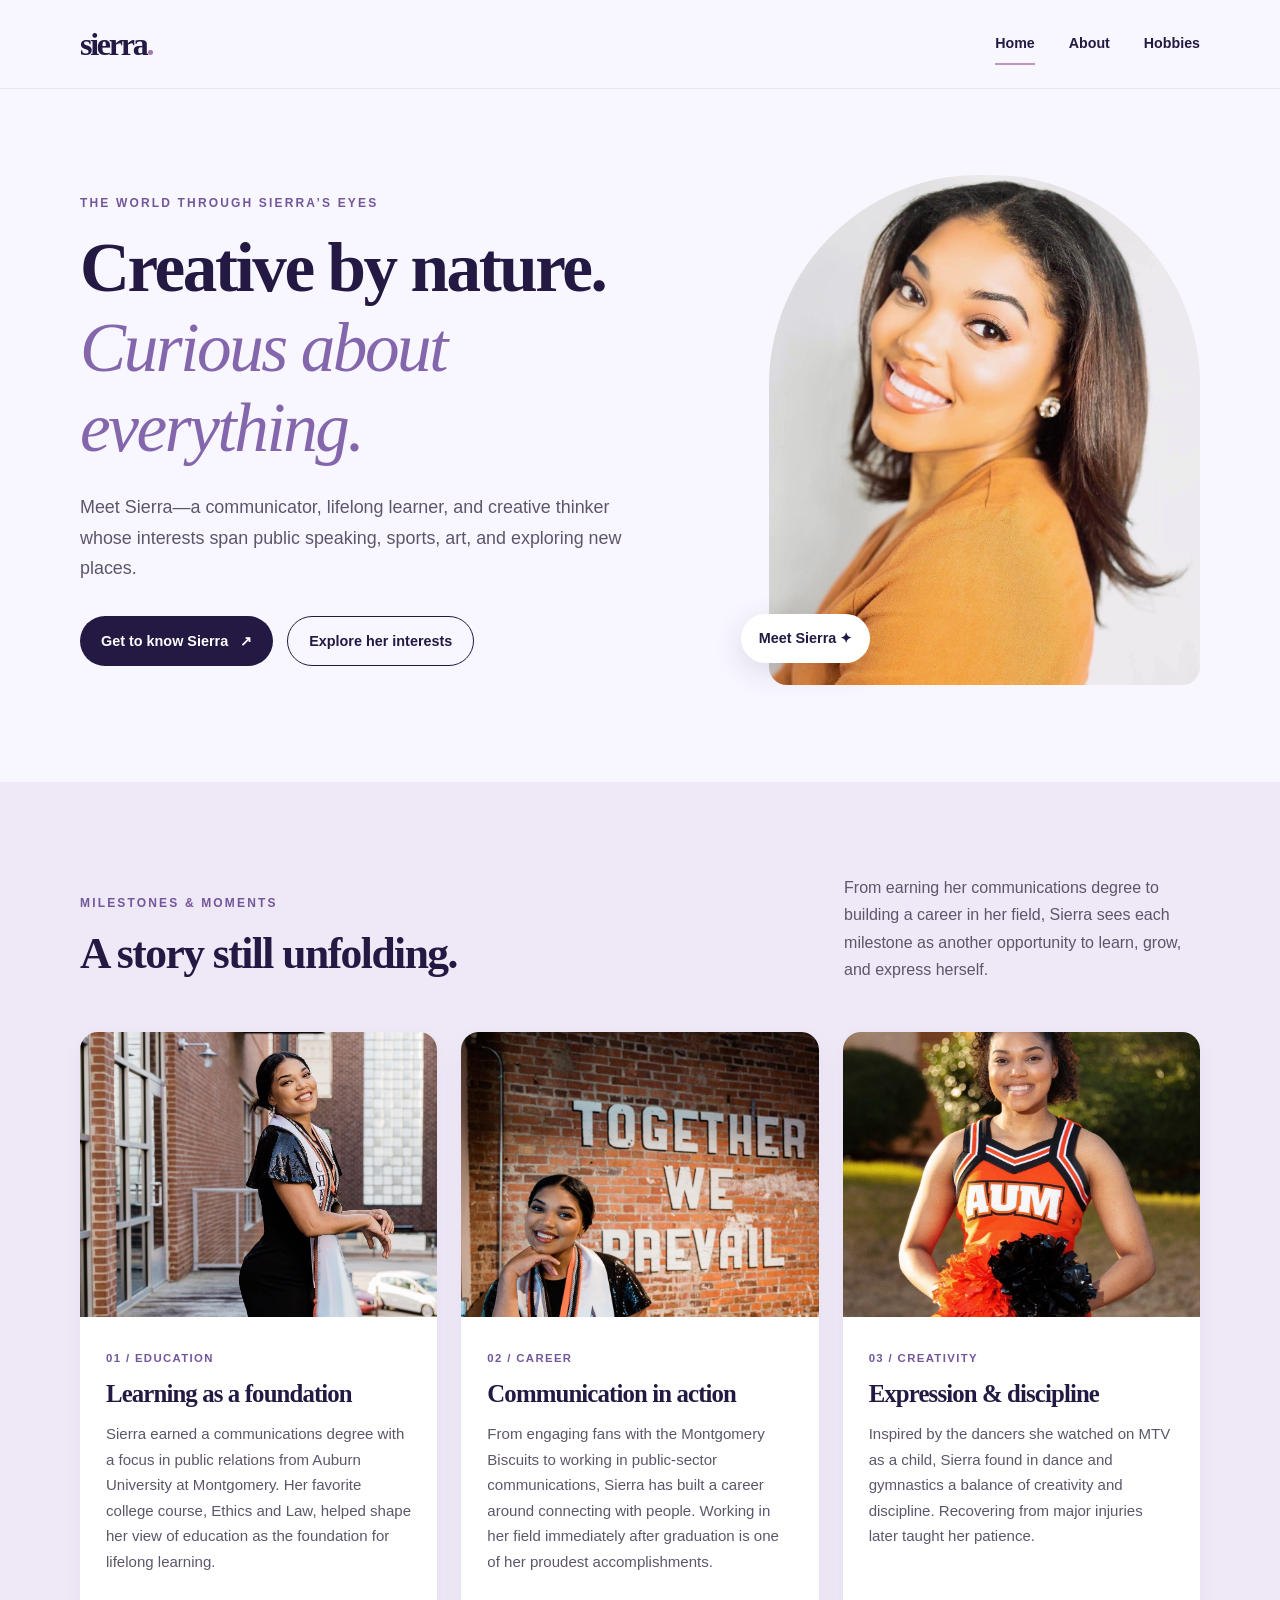
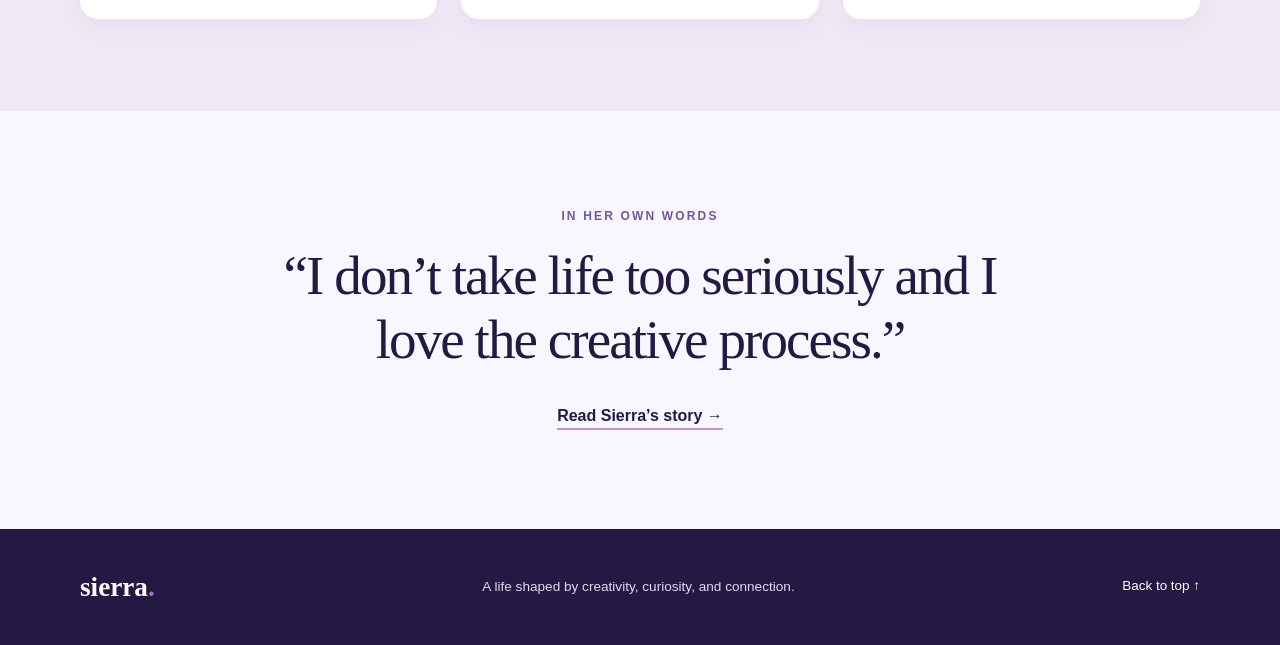
<file: index.html>
<!DOCTYPE html>
<!-- Christopher Burns | October 18, 2026 | CSD 340 - bioSite: Development and GitHub Pages Deployment -->
<html lang="en">
  <head>
    <meta charset="UTF-8"><meta name="viewport" content="width=device-width, initial-scale=1.0"><meta name="description" content="Explore Sierra's education, communications career, and creative interests."><title>Home | The World Through Sierra's Eyes</title><link rel="stylesheet" href="styles.css">
  </head>
  <body id="top">
    <header class="site-header">
      <div class="shell nav-inner">
        <a class="brand" href="index.html" aria-label="Sierra home">sierra<span class="brand-dot">.</span></a>
        <nav aria-label="Main navigation">
          <a href="index.html" class="active" aria-current="page">Home</a><a href="about.html" >About</a><a href="hobbies.html" >Hobbies</a>
        </nav>
      </div>
    </header>
    <main>
      <section class="hero shell">
        <div class="hero-copy">
          <p class="eyebrow">
            The world through Sierra’s eyes
          </p>
          <h1>
            Creative by nature.<br><em>Curious about everything.</em>
          </h1>
          <p class="lead">
            Meet Sierra—a communicator, lifelong learner, and creative thinker whose interests span public speaking, sports, art, and exploring new places.
          </p>
          <div class="button-row">
            <a class="button button-primary" href="about.html">Get to know Sierra <span aria-hidden="true">↗</span></a><a class="button button-outline" href="hobbies.html">Explore her interests</a>
          </div>
        </div>
        <div class="hero-image">
          <img src="images/portrait.jpg" alt="Sierra smiling in a professional portrait wearing an orange top"><span class="image-label">Meet Sierra ✦</span>
        </div>
      </section>
      <section class="section section-tint">
        <div class="shell">
          <div class="section-heading">
            <div>
              <p class="eyebrow">
                Milestones &amp; moments
              </p>
              <h2>
                A story still unfolding.
              </h2>
            </div>
            <p>
              From earning her communications degree to building a career in her field, Sierra sees each milestone as another opportunity to learn, grow, and express herself.
            </p>
          </div>
          <div class="card-grid">
            <article class="feature-card">
              <img src="images/graduation.jpg" alt="Sierra wearing graduation attire outside a brick building" loading="lazy">
              <div class="card-copy">
                <span class="card-kicker">01 / Education</span>
                <h3>
                  Learning as a foundation
                </h3>
                <p>
                  Sierra earned a communications degree with a focus in public relations from Auburn University at Montgomery. Her favorite college course, Ethics and Law, helped shape her view of education as the foundation for lifelong learning.
                </p>
              </div>
            </article>
            <article class="feature-card">
              <img src="images/milestone.jpg" alt="Sierra celebrating her graduation in front of a Together We Prevail sign" loading="lazy">
              <div class="card-copy">
                <span class="card-kicker">02 / Career</span>
                <h3>
                  Communication in action
                </h3>
                <p>
                  From engaging fans with the Montgomery Biscuits to working in public-sector communications, Sierra has built a career around connecting with people. Working in her field immediately after graduation is one of her proudest accomplishments.
                </p>
              </div>
            </article>
            <article class="feature-card">
              <img src="images/cheer.jpg" alt="Sierra wearing her orange Auburn University at Montgomery cheerleading uniform" loading="lazy">
              <div class="card-copy">
                <span class="card-kicker">03 / Creativity</span>
                <h3>
                  Expression &amp; discipline
                </h3>
                <p>
                  Inspired by the dancers she watched on MTV as a child, Sierra found in dance and gymnastics a balance of creativity and discipline. Recovering from major injuries later taught her patience.
                </p>
              </div>
            </article>
          </div>
        </div>
      </section>
      <div class="quote-section shell">
        <p class="eyebrow">
          In her own words
        </p>
        <blockquote>
          “I don’t take life too seriously and I love the creative process.”
        </blockquote>
        <a class="text-link" href="about.html">Read Sierra’s story <span aria-hidden="true">→</span></a>
      </div>
    </main>
    <footer class="site-footer">
      <div class="shell footer-inner">
        <span>sierra<span class="brand-dot">.</span></span>
        <p>
          A life shaped by creativity, curiosity, and connection.
        </p>
        <a href="#top">Back to top ↑</a>
      </div>
    </footer>
  </body>
</html>
</file>
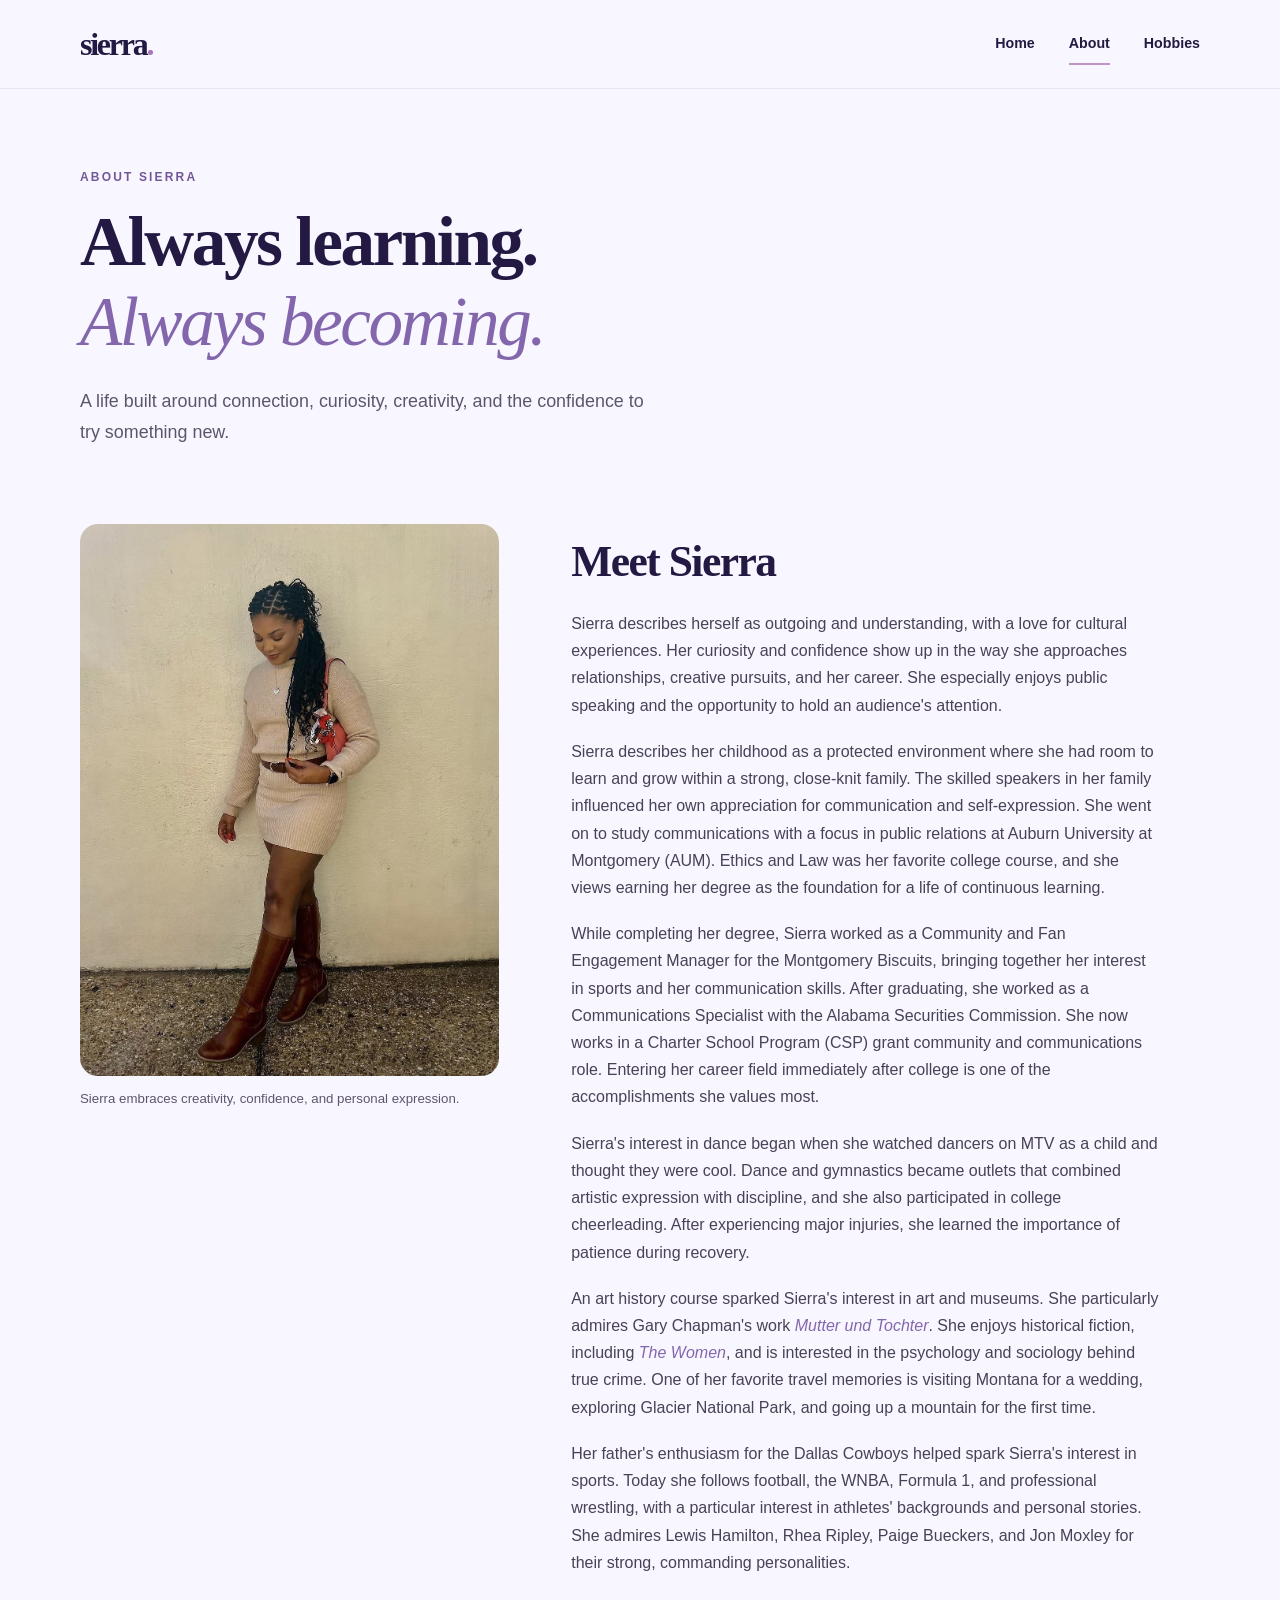
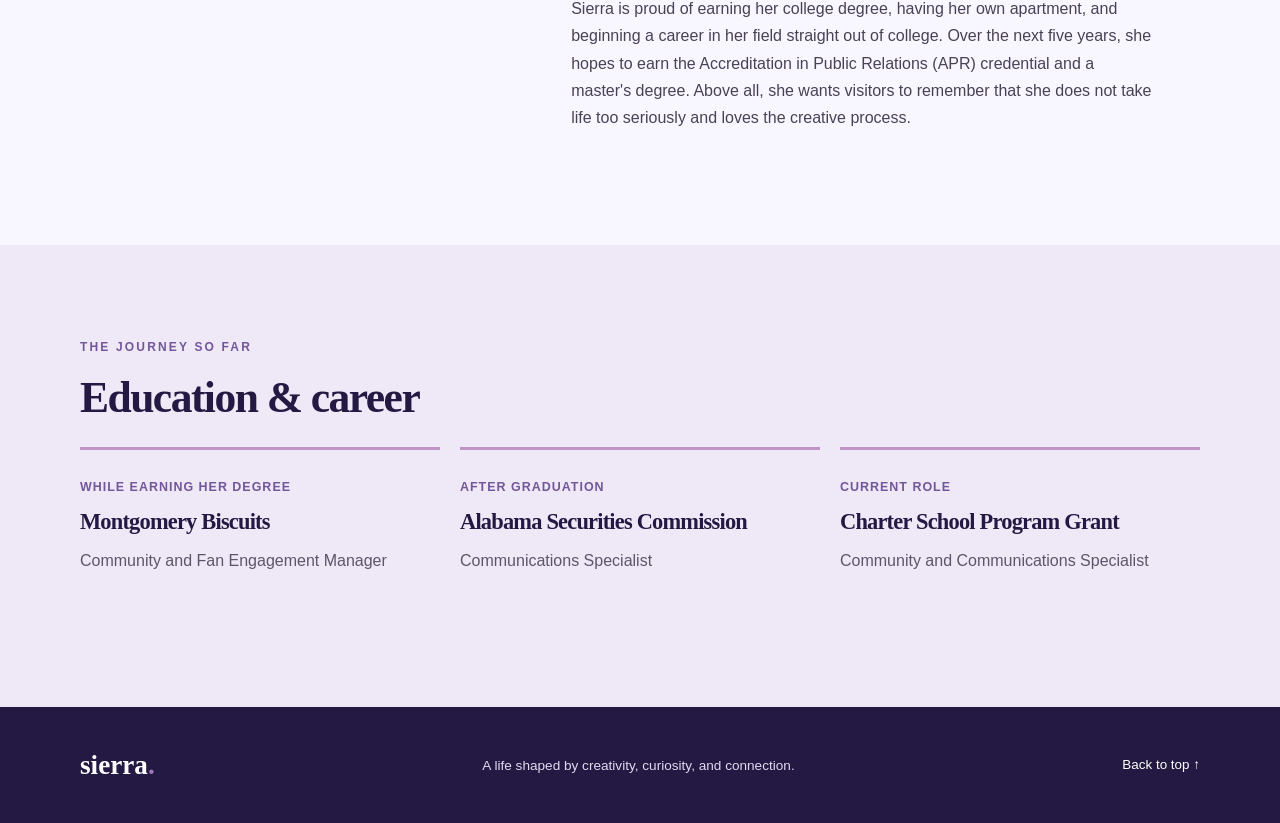
<file: about.html>
<!DOCTYPE html>
<!-- Christopher Burns | October 18, 2026 | CSD 340 - bioSite: Development and GitHub Pages Deployment -->
<html lang="en">
  <head>
    <meta charset="UTF-8"><meta name="viewport" content="width=device-width, initial-scale=1.0"><meta name="description" content="Explore Sierra's education, communications career, and creative interests."><title>About | The World Through Sierra's Eyes</title><link rel="stylesheet" href="styles.css">
  </head>
  <body id="top">
    <header class="site-header">
      <div class="shell nav-inner">
        <a class="brand" href="index.html" aria-label="Sierra home">sierra<span class="brand-dot">.</span></a>
        <nav aria-label="Main navigation">
          <a href="index.html" >Home</a><a href="about.html" class="active" aria-current="page">About</a><a href="hobbies.html" >Hobbies</a>
        </nav>
      </div>
    </header>
    <main>
      <section class="page-intro shell">
        <p class="eyebrow">
          About Sierra
        </p>
        <h1>
          Always learning.<br><em>Always becoming.</em>
        </h1>
        <p class="lead">
          A life built around connection, curiosity, creativity, and the confidence to try something new.
        </p>
      </section>
      <section class="shell about-layout">
        <figure class="about-photo">
          <img src="images/sierra-about.jpg" alt="Sierra standing beside a cream-colored wall in a beige knit outfit and brown boots">
          <figcaption>
            Sierra embraces creativity, confidence, and personal expression.
          </figcaption>
        </figure>
        <div class="bio">
          <h2>
            Meet Sierra
          </h2>
          <p>
            Sierra describes herself as outgoing and understanding, with a love for cultural experiences. Her curiosity and confidence show up in the way she approaches relationships, creative pursuits, and her career. She especially enjoys public speaking and the opportunity to hold an audience's attention.
          </p>
          <p>
            Sierra describes her childhood as a protected environment where she had room to learn and grow within a strong, close-knit family. The skilled speakers in her family influenced her own appreciation for communication and self-expression. She went on to study communications with a focus in public relations at Auburn University at Montgomery (AUM). Ethics and Law was her favorite college course, and she views earning her degree as the foundation for a life of continuous learning.
          </p>
          <p>
            While completing her degree, Sierra worked as a Community and Fan Engagement Manager for the Montgomery Biscuits, bringing together her interest in sports and her communication skills. After graduating, she worked as a Communications Specialist with the Alabama Securities Commission. She now works in a Charter School Program (CSP) grant community and communications role. Entering her career field immediately after college is one of the accomplishments she values most.
          </p>
          <p>
            Sierra's interest in dance began when she watched dancers on MTV as a child and thought they were cool. Dance and gymnastics became outlets that combined artistic expression with discipline, and she also participated in college cheerleading. After experiencing major injuries, she learned the importance of patience during recovery.
          </p>
          <p>
            An art history course sparked Sierra's interest in art and museums. She particularly admires Gary Chapman's work <em>Mutter und Tochter</em>. She enjoys historical fiction, including <em>The Women</em>, and is interested in the psychology and sociology behind true crime. One of her favorite travel memories is visiting Montana for a wedding, exploring Glacier National Park, and going up a mountain for the first time.
          </p>
          <p>
            Her father's enthusiasm for the Dallas Cowboys helped spark Sierra's interest in sports. Today she follows football, the WNBA, Formula 1, and professional wrestling, with a particular interest in athletes' backgrounds and personal stories. She admires Lewis Hamilton, Rhea Ripley, Paige Bueckers, and Jon Moxley for their strong, commanding personalities.
          </p>
          <p>
            Sierra is proud of earning her college degree, having her own apartment, and beginning a career in her field straight out of college. Over the next five years, she hopes to earn the Accreditation in Public Relations (APR) credential and a master's degree. Above all, she wants visitors to remember that she does not take life too seriously and loves the creative process.
          </p>
        </div>
      </section>
      <section class="section section-tint">
        <div class="shell">
          <p class="eyebrow">
            The journey so far
          </p>
          <h2>
            Education &amp; career
          </h2>
          <div class="timeline">
            <article>
              <span>While earning her degree</span>
              <h3>
                Montgomery Biscuits
              </h3>
              <p>
                Community and Fan Engagement Manager
              </p>
            </article>
            <article>
              <span>After graduation</span>
              <h3>
                Alabama Securities Commission
              </h3>
              <p>
                Communications Specialist
              </p>
            </article>
            <article>
              <span>Current role</span>
              <h3>
                Charter School Program Grant
              </h3>
              <p>
                Community and Communications Specialist
              </p>
            </article>
          </div>
        </div>
      </section>
    </main>
    <footer class="site-footer">
      <div class="shell footer-inner">
        <span>sierra<span class="brand-dot">.</span></span>
        <p>
          A life shaped by creativity, curiosity, and connection.
        </p>
        <a href="#top">Back to top ↑</a>
      </div>
    </footer>
  </body>
</html>
</file>
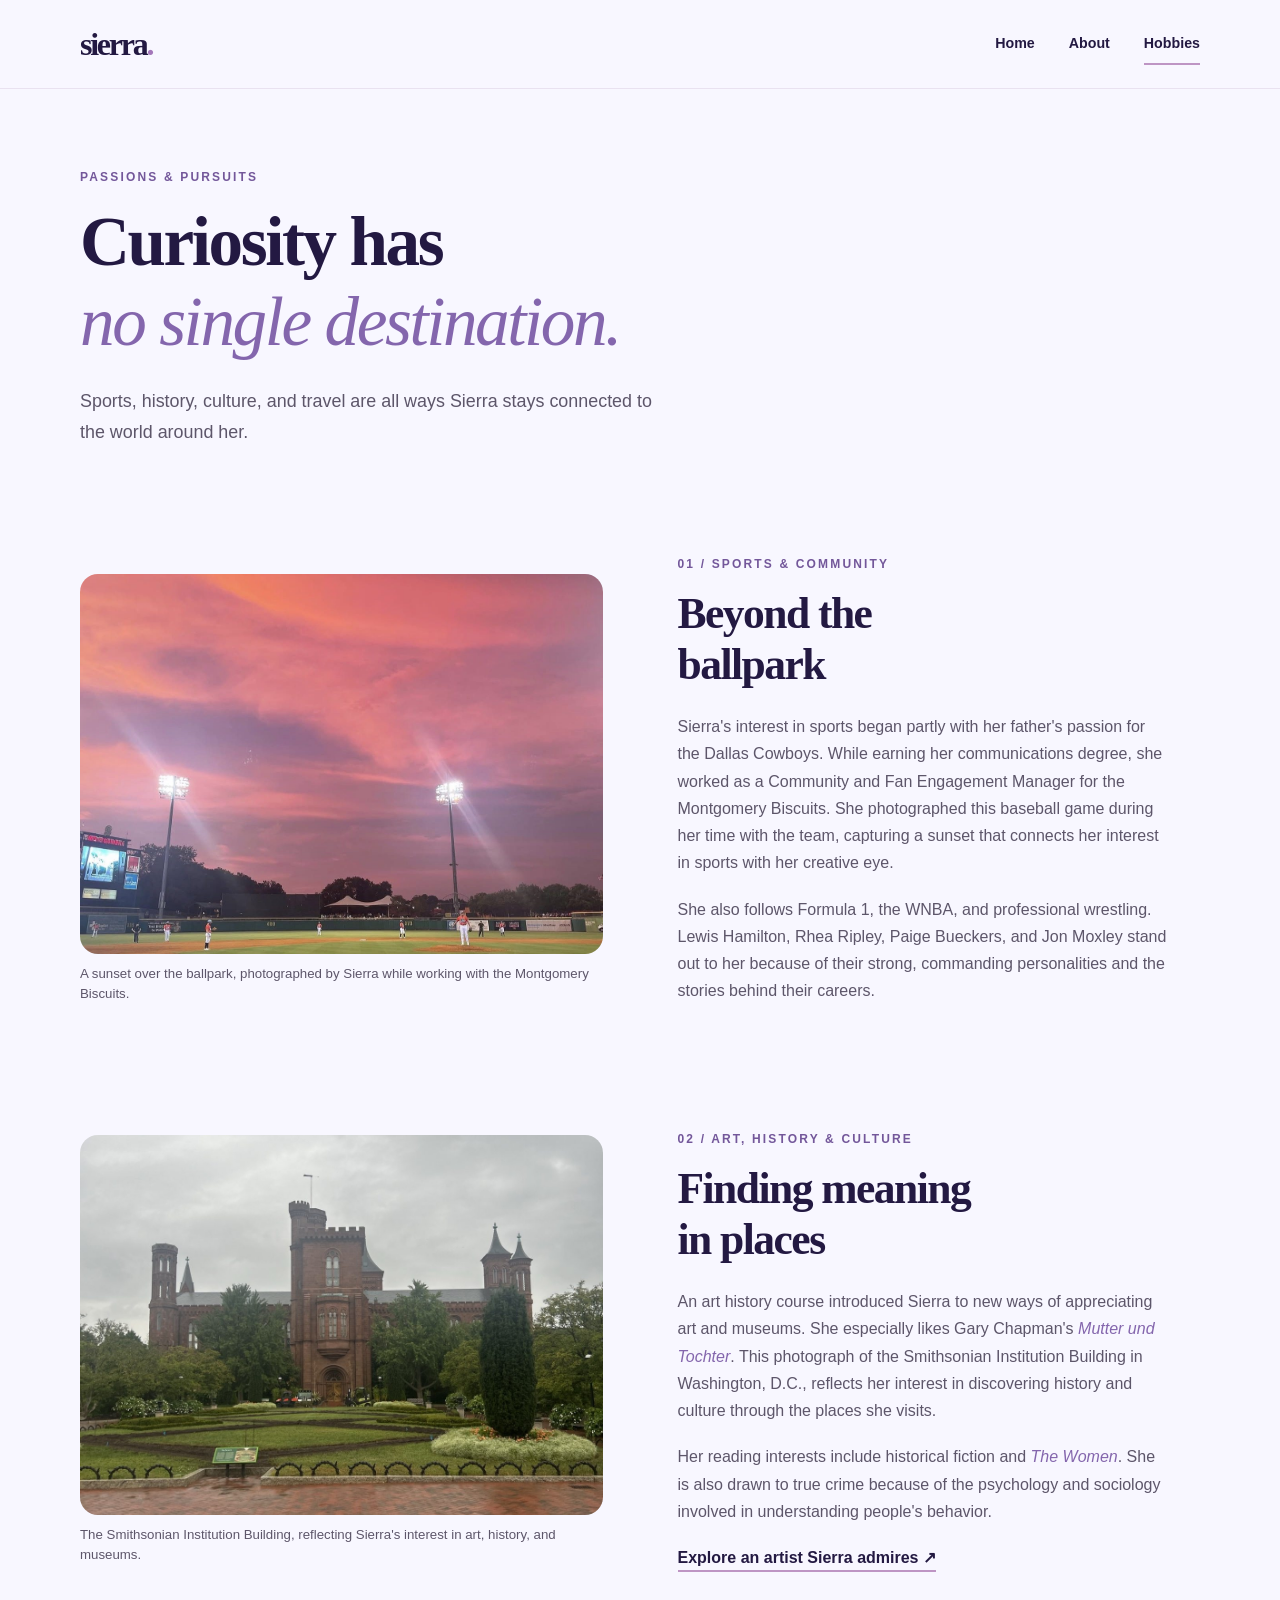
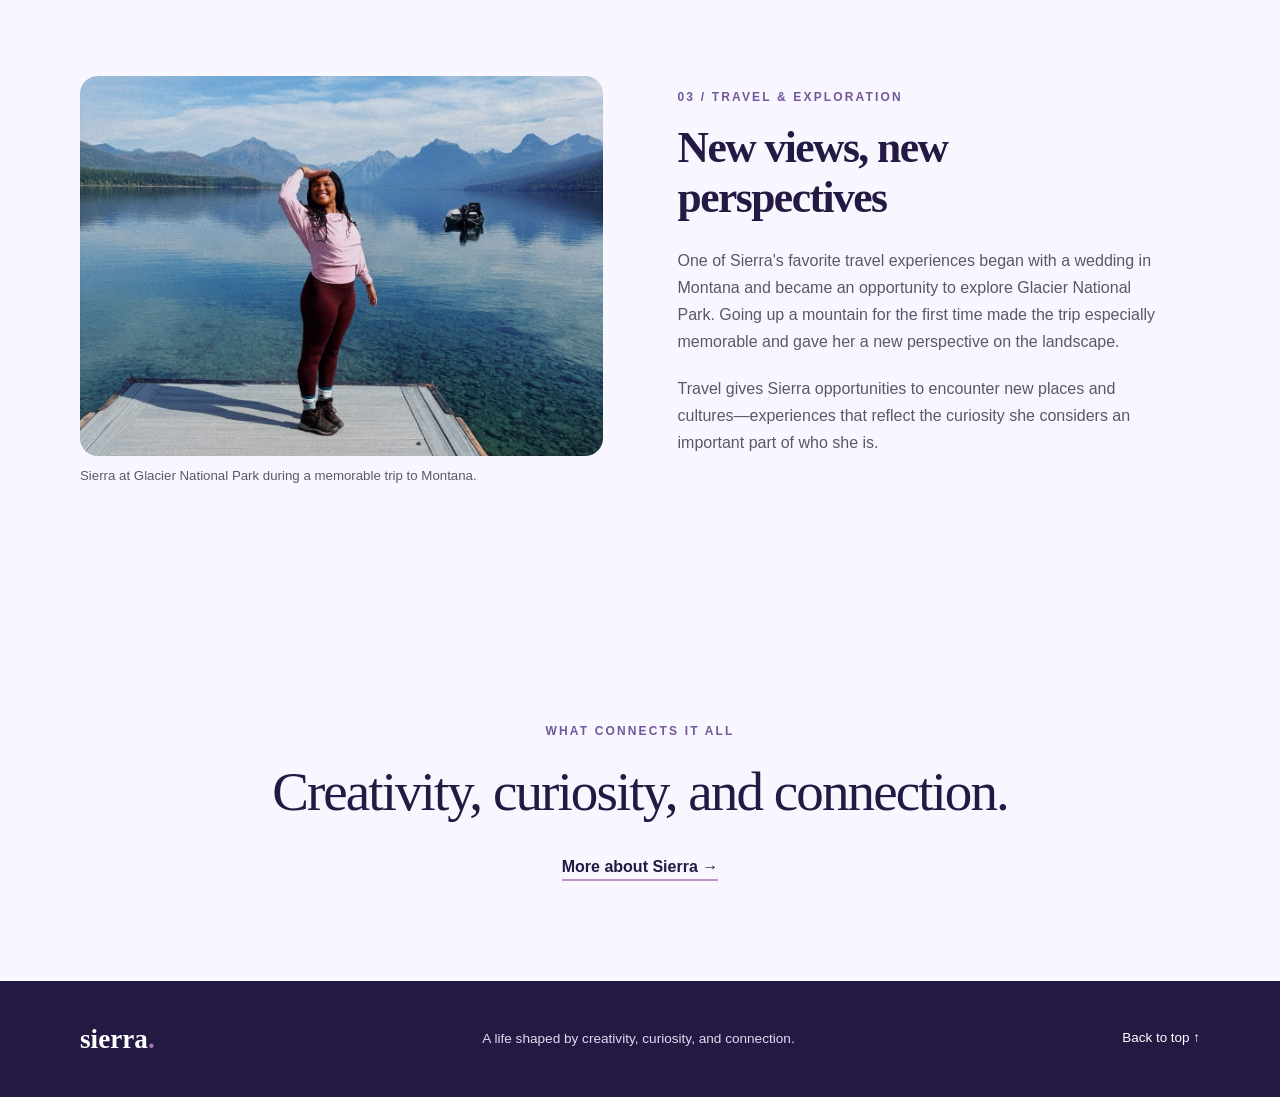
<file: hobbies.html>
<!DOCTYPE html>
<!-- Christopher Burns | October 18, 2026 | CSD 340 - bioSite: Development and GitHub Pages Deployment -->
<html lang="en">
  <head>
    <meta charset="UTF-8"><meta name="viewport" content="width=device-width, initial-scale=1.0"><meta name="description" content="Explore Sierra's education, communications career, and creative interests."><title>Hobbies | The World Through Sierra's Eyes</title><link rel="stylesheet" href="styles.css">
  </head>
  <body id="top">
    <header class="site-header">
      <div class="shell nav-inner">
        <a class="brand" href="index.html" aria-label="Sierra home">sierra<span class="brand-dot">.</span></a>
        <nav aria-label="Main navigation">
          <a href="index.html" >Home</a><a href="about.html" >About</a><a href="hobbies.html" class="active" aria-current="page">Hobbies</a>
        </nav>
      </div>
    </header>
    <main>
      <section class="page-intro shell">
        <p class="eyebrow">
          Passions &amp; pursuits
        </p>
        <h1>
          Curiosity has<br><em>no single destination.</em>
        </h1>
        <p class="lead">
          Sports, history, culture, and travel are all ways Sierra stays connected to the world around her.
        </p>
      </section>
      <div class="shell hobby-list">
        <article class="hobby-row">
          <figure class="hobby-photo">
            <img src="images/baseball.jpg" alt="Baseball game at a stadium beneath a vivid pink sunset" loading="lazy">
            <figcaption>
              A sunset over the ballpark, photographed by Sierra while working with the Montgomery Biscuits.
            </figcaption>
          </figure>
          <div>
            <p class="eyebrow">
              01 / Sports &amp; community
            </p>
            <h2>
              Beyond the ballpark
            </h2>
            <p>
              Sierra's interest in sports began partly with her father's passion for the Dallas Cowboys. While earning her communications degree, she worked as a Community and Fan Engagement Manager for the Montgomery Biscuits. She photographed this baseball game during her time with the team, capturing a sunset that connects her interest in sports with her creative eye.
            </p>
            <p>
              She also follows Formula 1, the WNBA, and professional wrestling. Lewis Hamilton, Rhea Ripley, Paige Bueckers, and Jon Moxley stand out to her because of their strong, commanding personalities and the stories behind their careers.
            </p>
          </div>
        </article>
        <article class="hobby-row reverse">
          <figure class="hobby-photo">
            <img src="images/smithsonian.jpg" alt="Smithsonian Institution Building in Washington, D.C., with its red sandstone towers and gardens" loading="lazy">
            <figcaption>
              The Smithsonian Institution Building, reflecting Sierra's interest in art, history, and museums.
            </figcaption>
          </figure>
          <div>
            <p class="eyebrow">
              02 / Art, history &amp; culture
            </p>
            <h2>
              Finding meaning in places
            </h2>
            <p>
              An art history course introduced Sierra to new ways of appreciating art and museums. She especially likes Gary Chapman's <em>Mutter und Tochter</em>. This photograph of the Smithsonian Institution Building in Washington, D.C., reflects her interest in discovering history and culture through the places she visits.
            </p>
            <p>
              Her reading interests include historical fiction and <em>The Women</em>. She is also drawn to true crime because of the psychology and sociology involved in understanding people's behavior.
            </p>
            <a class="text-link" href="https://www.garychapmanart.com/warten" target="_blank" rel="noopener noreferrer">Explore an artist Sierra admires ↗</a>
          </div>
        </article>
        <article class="hobby-row">
          <figure class="hobby-photo">
            <img src="images/glacier.jpg" alt="Sierra standing on a dock beside a mountain lake in Glacier National Park" loading="lazy">
            <figcaption>
              Sierra at Glacier National Park during a memorable trip to Montana.
            </figcaption>
          </figure>
          <div>
            <p class="eyebrow">
              03 / Travel &amp; exploration
            </p>
            <h2>
              New views, new perspectives
            </h2>
            <p>
              One of Sierra's favorite travel experiences began with a wedding in Montana and became an opportunity to explore Glacier National Park. Going up a mountain for the first time made the trip especially memorable and gave her a new perspective on the landscape.
            </p>
            <p>
              Travel gives Sierra opportunities to encounter new places and cultures—experiences that reflect the curiosity she considers an important part of who she is.
            </p>
          </div>
        </article>
      </div>
      <div class="quote-section shell">
        <p class="eyebrow">
          What connects it all
        </p>
        <blockquote>
          Creativity, curiosity, and connection.
        </blockquote>
        <a class="text-link" href="about.html">More about Sierra →</a>
      </div>
    </main>
    <footer class="site-footer">
      <div class="shell footer-inner">
        <span>sierra<span class="brand-dot">.</span></span>
        <p>
          A life shaped by creativity, curiosity, and connection.
        </p>
        <a href="#top">Back to top ↑</a>
      </div>
    </footer>
  </body>
</html>
</file>
<file: styles.css>
/* Christopher Burns | October 18, 2026 | CSD 340 - bioSite: Development and GitHub Pages Deployment */
/* ATOMS: palette, typography, links, spacing, imagery and buttons */
:root {
  --midnight:#231942;
  --soft-white:#F8F7FF;
  --lavender:#9F86C0;
  --blush:#E0B1CB;
  --orchid:#BE95C4;
  --muted:#5D566A;
  --white:#fff;
  --radius:18px;
  --shell:1120px
}
* {
  box-sizing:border-box
}
html {
  scroll-behavior:smooth
}
body {
  margin:0;
  background:var(--soft-white);
  color:var(--midnight);
  font-family:Inter,"Segoe UI",Arial,sans-serif;
  font-size:16px;
  line-height:1.7
}
img {
  display:block;
  max-width:100%
}
a {
  color:inherit
}
a:focus-visible {
  outline:3px solid var(--lavender);
  outline-offset:4px
}
h1,h2,h3,blockquote {
  font-family:Georgia,"Times New Roman",serif;
  line-height:1.16;
  letter-spacing:-.035em
}
h1 {
  font-size:clamp(2.7rem,5.4vw,5.4rem);
  margin:14px 0 24px
}
h2 {
  font-size:clamp(2rem,3.4vw,3.1rem);
  margin:12px 0 24px
}
h3 {
  font-size:1.55rem;
  margin:10px 0 12px
}
p {
  margin:0 0 1.2em
}
em {
  color:#8466ad;
  font-weight:normal
}
.shell {
  width:min(calc(100% - 48px),var(--shell));
  margin-inline:auto
}
.eyebrow {
  text-transform:uppercase;
  letter-spacing:.18em;
  font-size:.75rem;
  font-weight:800;
  color:#73579a
}
.lead {
  font-size:1.12rem;
  color:var(--muted);
  max-width:58ch
}
.section {
  padding:92px 0
}
.section-tint {
  background:#EEE8F7
}
.site-header {
  border-bottom:1px solid #E9E2F0;
  background:rgba(248,247,255,.97)
}
.nav-inner {
  min-height:88px;
  display:flex;
  align-items:center;
  justify-content:space-between;
  gap:24px
}
.brand {
  font-family:Georgia,serif;
  font-size:2rem;
  letter-spacing:-.07em;
  text-decoration:none;
  font-weight:bold
}
.brand-dot {
  color:#A477BA
}
.site-header nav {
  display:flex;
  gap:34px;
  flex-wrap:wrap
}
.site-header nav a {
  font-size:.89rem;
  font-weight:700;
  text-decoration:none;
  padding:8px 0;
  border-bottom:2px solid transparent
}
.site-header nav a:hover,.site-header nav a.active {
  border-bottom-color:var(--orchid)
}
.hero {
  display:grid;
  grid-template-columns:1.18fr .82fr;
  gap:68px;
  align-items:center;
  padding-top:80px;
  padding-bottom:92px
}
.hero-copy {
  padding-block:24px
}
.hero-image {
  position:relative
}
.hero-image img {
  width:100%;
  height:510px;
  object-fit:cover;
  object-position:center 26%;
  border-radius:210px 210px 18px 18px
}
.image-label {
  position:absolute;
  bottom:22px;
  left:-28px;
  padding:12px 18px;
  background:var(--white);
  border-radius:50px;
  box-shadow:0 8px 30px #23194222;
  font-size:.9rem;
  font-weight:700
}
.button-row {
  display:flex;
  flex-wrap:wrap;
  gap:14px;
  margin-top:32px
}
.button {
  padding:12px 21px;
  border-radius:100px;
  text-decoration:none;
  font-weight:700;
  font-size:.9rem;
  display:inline-flex;
  align-items:center;
  gap:12px
}
.button-primary {
  background:var(--midnight);
  color:white
}
.button-primary:hover {
  background:#46346d
}
.button-outline {
  border:1px solid var(--midnight)
}
.button-outline:hover {
  background:white
}
.section-heading {
  display:flex;
  align-items:end;
  justify-content:space-between;
  gap:40px;
  margin-bottom:30px
}
.section-heading>p {
  max-width:40ch;
  color:var(--muted)
}
.card-grid {
  display:grid;
  grid-template-columns:repeat(3,minmax(0,1fr));
  gap:24px
}
.feature-card {
  background:var(--white);
  border-radius:var(--radius);
  overflow:hidden;
  box-shadow:0 8px 25px #2319420b
}
.feature-card img {
  width:100%;
  height:285px;
  object-fit:cover;
  object-position:center 25%
}
.card-copy {
  padding:26px
}
.card-kicker {
  color:#73579a;
  text-transform:uppercase;
  letter-spacing:.12em;
  font-size:.71rem;
  font-weight:800
}
.card-copy p {
  color:var(--muted);
  font-size:.94rem
}
.quote-section {
  text-align:center;
  padding-top:95px;
  padding-bottom:100px
}
.quote-section blockquote {
  font-size:clamp(2rem,4.3vw,3.7rem);
  max-width:800px;
  margin:18px auto 30px
}
.text-link {
  font-weight:800;
  text-decoration:none;
  border-bottom:2px solid var(--orchid);
  padding-bottom:4px
}
.text-link:hover {
  color:#73579a
}
.site-footer {
  background:var(--midnight);
  color:white
}
.footer-inner {
  padding-block:35px;
  display:flex;
  align-items:center;
  justify-content:space-between;
  gap:22px
}
.footer-inner>span {
  font-family:Georgia,serif;
  font-size:1.7rem;
  font-weight:bold
}
.footer-inner p {
  margin:0;
  color:#E2D9F2;
  font-size:.85rem
}
.footer-inner a {
  font-size:.84rem;
  text-decoration:none
}
.page-intro {
  padding-top:78px;
  padding-bottom:55px
}
.page-intro h1 {
  max-width:900px
}
.about-layout {
  display:grid;
  grid-template-columns:.8fr 1.2fr;
  gap:72px;
  align-items:start;
  padding-bottom:95px
}
.about-photo {
  margin:0;
  position:sticky;
  top:24px
}
.about-photo img {
  border-radius:var(--radius);
  width:100%;
  height:auto;
  max-height:none;
  object-fit:contain;
  object-position:center top
}
.about-photo figcaption {
  color:var(--muted);
  font-size:.83rem;
  padding-top:12px
}
.bio p {
  max-width:66ch;
  color:#494155
}
.timeline {
  display:grid;
  grid-template-columns:repeat(3,1fr);
  gap:20px
}
.timeline article {
  border-top:3px solid var(--orchid);
  padding:22px 0
}
.timeline article span {
  font-size:.78rem;
  color:#73579a;
  font-weight:800;
  text-transform:uppercase;
  letter-spacing:.08em
}
.timeline article h3 {
  font-size:1.4rem
}
.timeline article p {
  color:var(--muted)
}
.hobby-list {
  padding-bottom:65px
}
.hobby-row {
  display:grid;
  grid-template-columns:1fr 1fr;
  align-items:center;
  gap:75px;
  padding:30px 0 75px
}
.hobby-row.reverse img {
  order:2
}
.hobby-row img {
  width:100%;
  height:380px;
  object-fit:cover;
  border-radius:var(--radius)
}
.hobby-row p:not(.eyebrow) {
  color:var(--muted);
  max-width:55ch
}
.hobby-row h2 {
  max-width:14ch
}
@media(max-width:800px) {
  .hero,.about-layout,.hobby-row {
    grid-template-columns:1fr;
    gap:35px
  }
  .hero {
    padding-top:45px
  }
  .hero-image img {
    height:420px
  }
  .card-grid,.timeline {
    grid-template-columns:1fr 1fr
  }
  .section-heading {
    display:block
  }
  .about-photo {
    position:static;
    max-width:520px
  }
  .hobby-row.reverse img {
    order:0
  }
  .hobby-row img {
    height:340px
  }
  .footer-inner {
    flex-wrap:wrap
  }
}
@media(max-width:560px) {
  .shell {
    width:min(calc(100% - 32px),var(--shell))
  }
  .nav-inner {
    min-height:76px
  }
  .site-header nav {
    gap:16px
  }
  .site-header nav a {
    font-size:.78rem
  }
  .brand {
    font-size:1.65rem
  }
  .hero-image img {
    height:390px
  }
  .image-label {
    left:10px
  }
  .card-grid,.timeline {
    grid-template-columns:1fr
  }
  .section {
    padding:62px 0
  }
  .quote-section {
    padding-block:65px
  }
  .hobby-row {
    padding-bottom:35px
  }
  .hobby-row img {
    height:280px
  }
  .page-intro {
    padding-top:55px
  }
  .footer-inner {
    display:block
  }
  .footer-inner>* {
    display:block;
    margin-bottom:12px!important
  }
}
/* Captions for hobby photographs */
.hobby-photo {
  margin:0;
  min-width:0
}
.hobby-photo figcaption {
  font-size:.83rem;
  color:var(--muted);
  padding-top:10px;
  line-height:1.5
}
@media(max-width:800px) {
  .hobby-row.reverse .hobby-photo {
    order:0
  }
}
</file>
